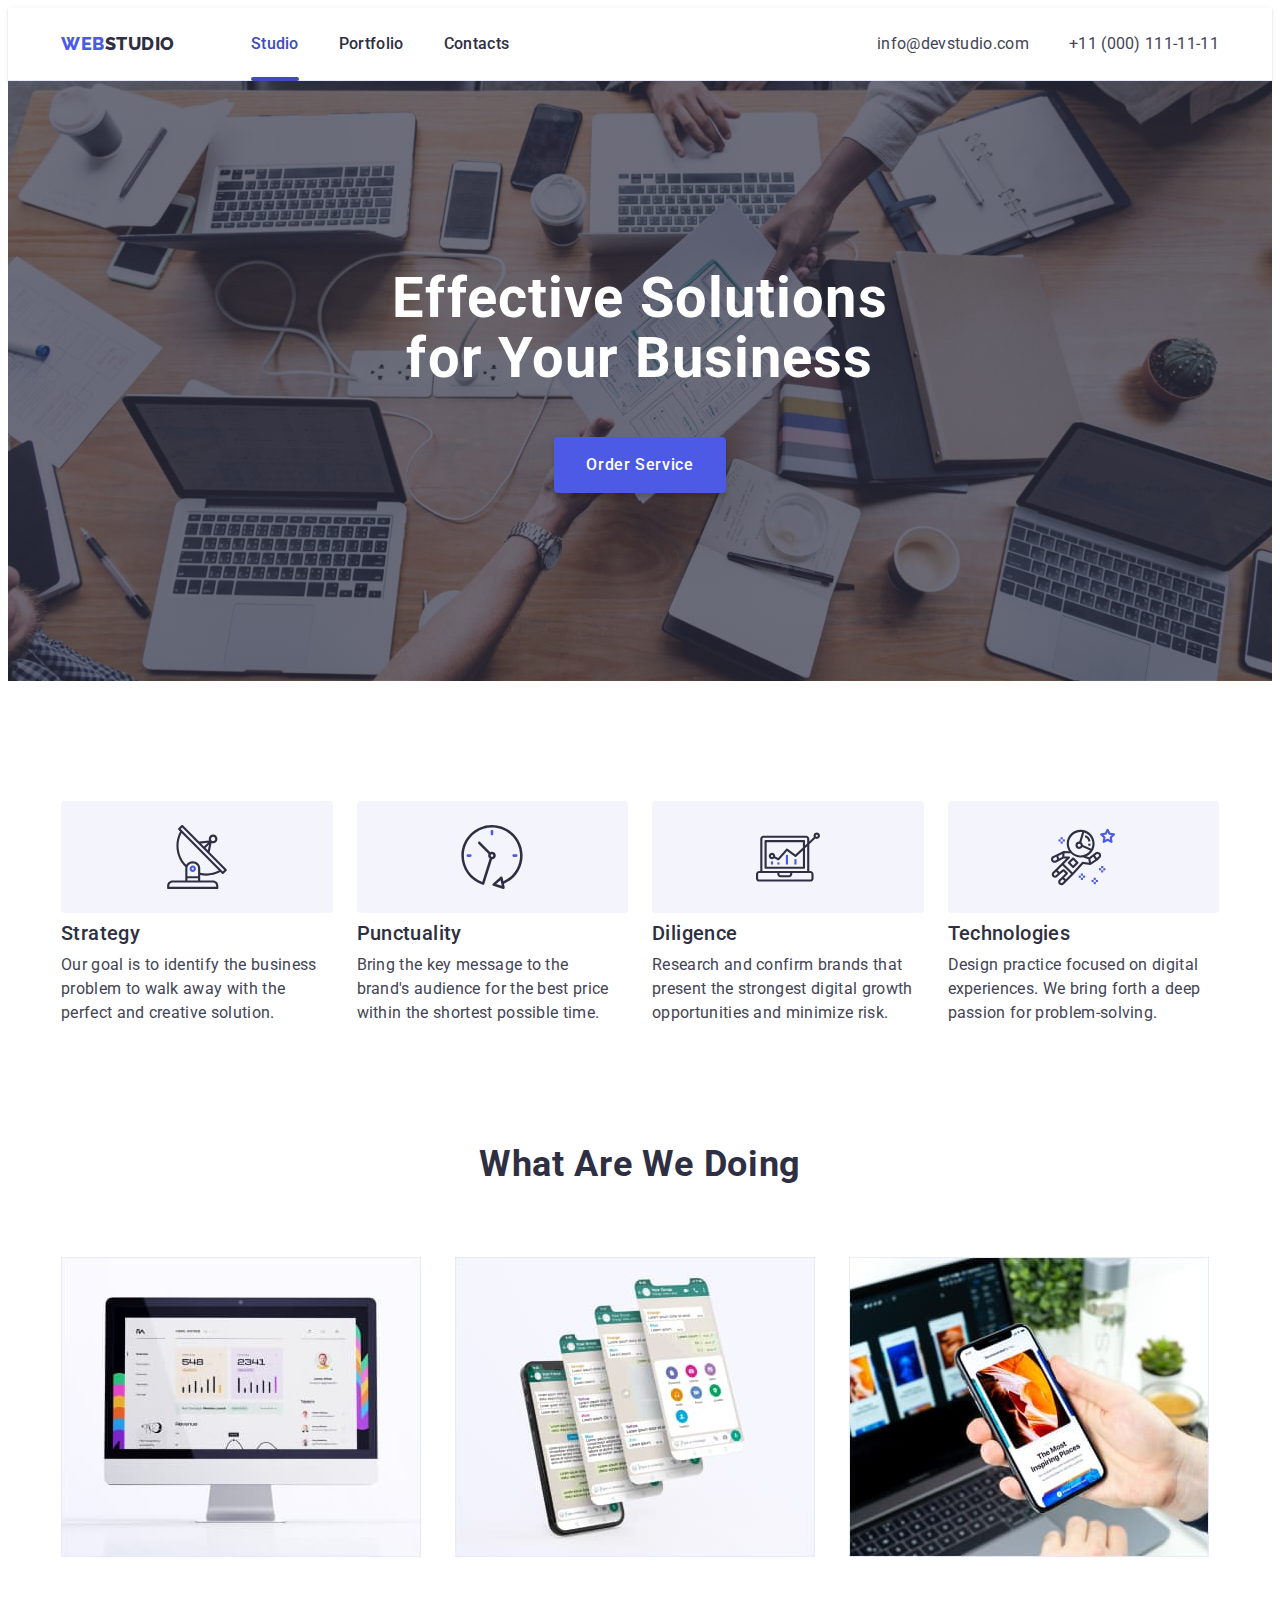
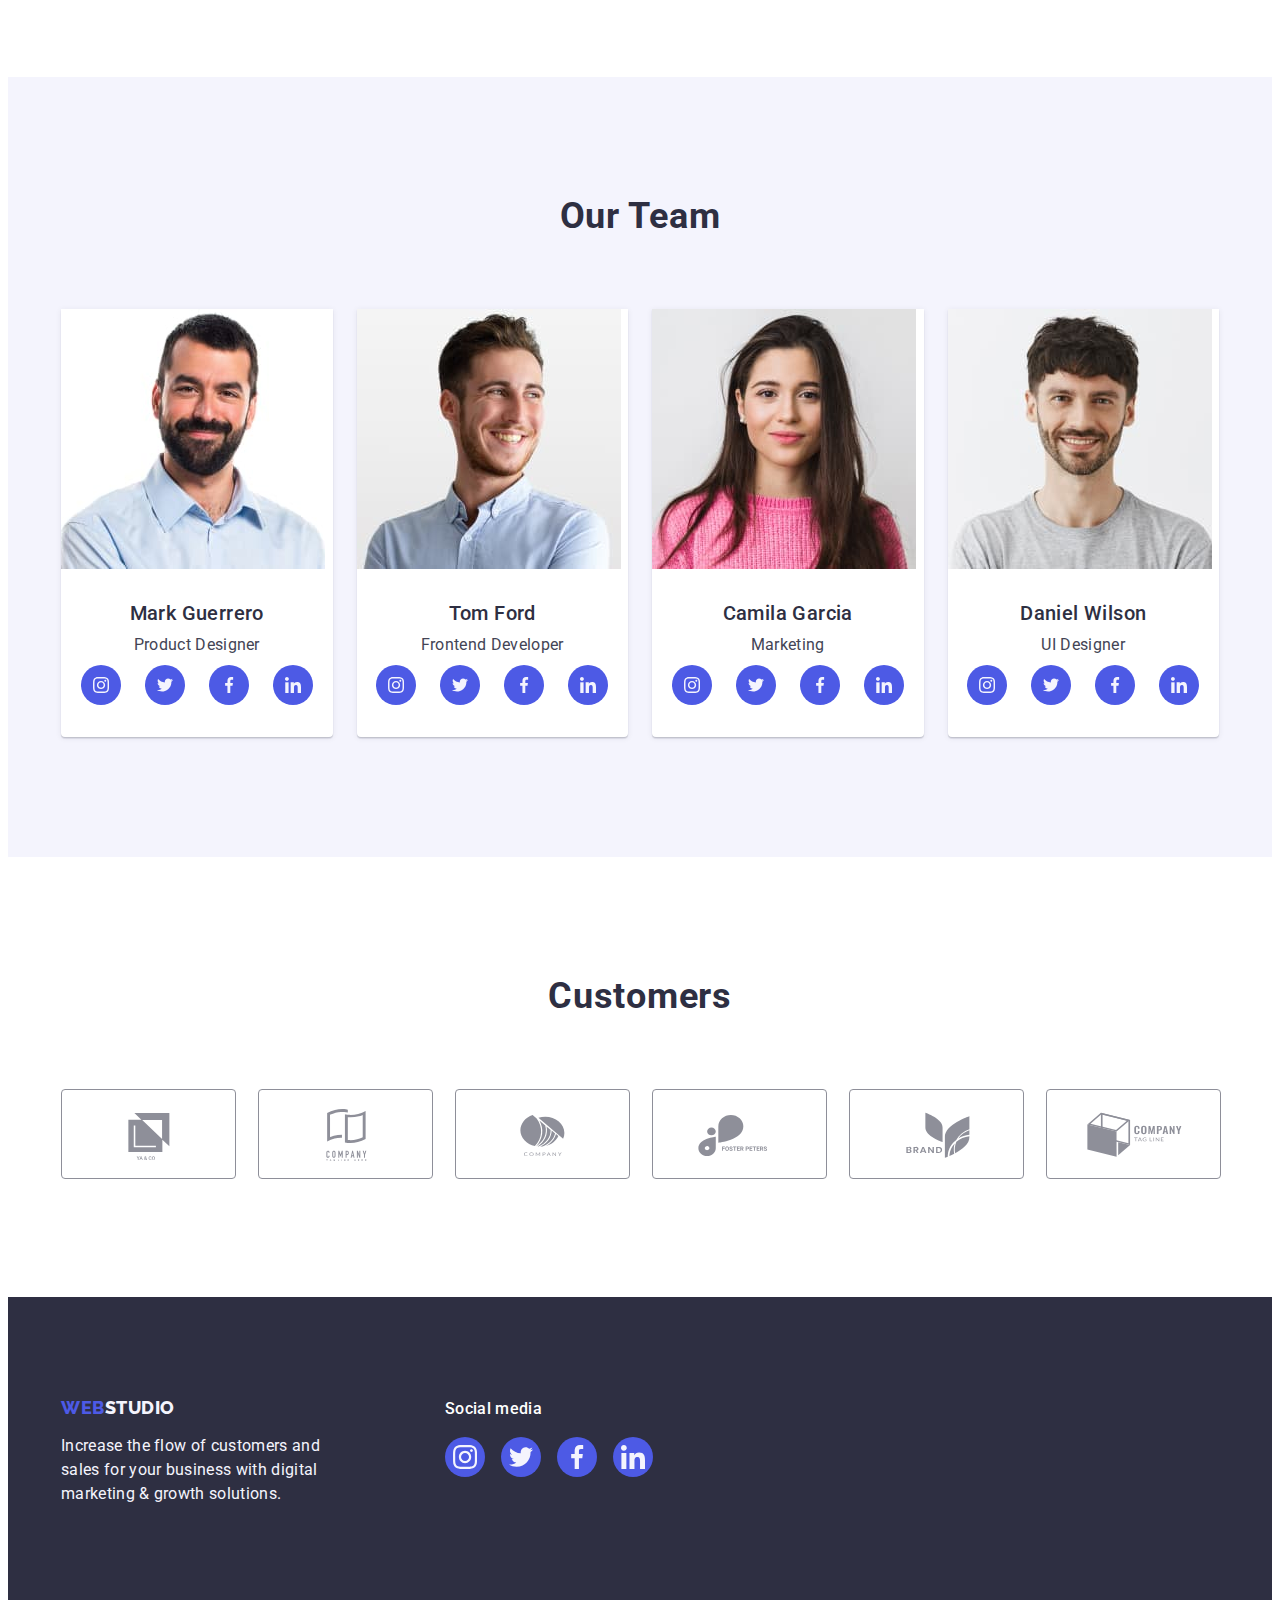
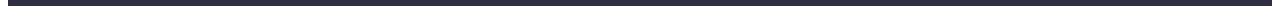
<file: index.html>
<!DOCTYPE html>
<html lang="en">
  <head>
    <meta charset="UTF-8" />
    <meta http-equiv="X-UA-Compatible" content="IE=edge" />
    <meta name="viewport" content="width=device-width, initial-scale=1.0" />
    <title>Web Studio</title>
    <link rel="preconnect" href="https://fonts.googleapis.com" />
    <link rel="preconnect" href="https://fonts.gstatic.com" crossorigin />
    <link
      href="https://fonts.googleapis.com/css2?family=Raleway:wght@800&family=Roboto:wght@400;500;700;900&display=swap"
      rel="stylesheet"
    />
    <link
      rel="stylesheet"
      href="https://cdnjs.cloudflare.com/ajax/libs/modern-normalize/2.0.0/modern-normalize.min.css"
      integrity="sha512-4xo8blKMVCiXpTaLzQSLSw3KFOVPWhm/TRtuPVc4WG6kUgjH6J03IBuG7JZPkcWMxJ5huwaBpOpnwYElP/m6wg=="
      crossorigin="anonymous"
      referrerpolicy="no-referrer"
    />
    <link rel="stylesheet" href="./css/styles.css" />
  </head>

  <body>
    <header class="header">
      <div class="container header-container">
        <nav class="header-nav">
          <a href="./index.html" class="logo link logo-header"
            >Web<span class="studio link">Studio</span>
          </a>
          <ul class="list list-header">
            <li class="elements-header">
              <a href="./index.html" class="header-items link current"
                >Studio</a
              >
            </li>
            <li class="elements-header">
              <a href="./portfolio.html" class="header-items link">Portfolio</a>
            </li>
            <li class="elements-header">
              <a href="" class="header-items link">Contacts</a>
            </li>
          </ul>
        </nav>
        <address class="header-address">
          <ul class="list list-address">
            <li class="elements-header">
              <a href="mailto:info@devstudio.com" class="address-items link"
                >info@devstudio.com</a
              >
            </li>
            <li class="elements-header">
              <a href="tel:+110001111111" class="address-items link"
                >+11 (000) 111-11-11</a
              >
            </li>
          </ul>
        </address>
      </div>
    </header>

    <main>
      <!--Section 1-->
      <section class="section-one">
        <div class="container container-section-one">
          <h1 class="section-one-h-one">
            Effective Solutions for Your Business
          </h1>
          <button class="section-one-button" type="button" data-modal-open>
            Order Service
          </button>
        </div>
      </section>

      <!--Section 2-->
      <section class="section-two">
        <div class="container">
          <h2 hidden class="titles-h-two">Principles</h2>
          <ul class="list list-principles">
            <li class="element-list-principles">
              <div class="principle-form">
                <svg class="principle-item" width="64" height="64">
                  <use href="./images/icons.svg#icon-antenna"></use>
                </svg>
              </div>
              <h3 class="section-two-items section-items">Strategy</h3>
              <p class="section-two-text section-text">
                Our goal is to identify the business problem to walk away with
                the perfect and creative solution.
              </p>
            </li>
            <li class="element-list-principles">
              <div class="principle-form">
                <svg class="principle-item" width="64" height="64">
                  <use href="./images/icons.svg#icon-clock"></use>
                </svg>
              </div>
              <h3 class="section-two-items section-items">Punctuality</h3>
              <p class="section-two-text section-text">
                Bring the key message to the brand's audience for the best price
                within the shortest possible time.
              </p>
            </li>
            <li class="element-list-principles">
              <div class="principle-form">
                <svg class="principle-item" width="64" height="64">
                  <use href="./images/icons.svg#icon-diagram"></use>
                </svg>
              </div>
              <h3 class="section-two-items section-items">Diligence</h3>
              <p class="section-two-text section-text">
                Research and confirm brands that present the strongest digital
                growth opportunities and minimize risk.
              </p>
            </li>
            <li class="element-list-principles">
              <div class="principle-form">
                <svg class="principle-item" width="64" height="64">
                  <use href="./images/icons.svg#icon-astronaut"></use>
                </svg>
              </div>
              <h3 class="section-two-items section-items">Technologies</h3>
              <p class="section-two-text section-text">
                Design practice focused on digital experiences. We bring forth a
                deep passion for problem-solving.
              </p>
            </li>
          </ul>
        </div>
      </section>

      <!--Section 3-->
      <section class="section-three">
        <div class="container">
          <h2 class="titles-h-two">What are we doing</h2>
          <ul class="list list-section-three">
            <li class="element-section-three">
              <img
                src="./images/img-computer.jpg"
                alt="Computer interface"
                width="360"
                height="300"
                class="section-three-photos"
              />
            </li>
            <li class="element-section-three">
              <img
                src="./images/img-phones.jpg"
                alt="3 Phones"
                width="360"
                height="300"
                class="section-three-photos"
              />
            </li>
            <li class="element-section-three">
              <img
                src="./images/img-computer-phone.jpg"
                alt="Computer and phone"
                width="360"
                height="300"
                class="section-three-photos"
              />
            </li>
          </ul>
        </div>
      </section>

      <!--Section 4-->
      <section class="section-four">
        <div class="container">
          <h2 class="titles-h-two">Our Team</h2>
          <ul class="list list-four-cardsbackground">
            <li class="section-four-cardsbackground">
              <img
                src="./images/img-Mark-Guerrero.jpg"
                alt="Mark Guerrero"
                width="264"
                height="260"
                class="section-four-photos"
              />
              <div class="info-team-member">
                <h3 class="section-four-items section-items">Mark Guerrero</h3>
                <p class="section-four-text section-text">Product Designer</p>
                <ul class="list-icons-team-member list">
                  <li class="icon-team-member">
                    <a
                      href=""
                      class="soc-icon-link link"
                      target="_blank"
                      rel="noopener noreferrer nofollow"
                    >
                      <svg class="soc-icon-item" width="16" height="16">
                        <use href="./images/icons.svg#icon-instagram"></use>
                      </svg>
                    </a>
                  </li>
                  <li class="icon-team-member">
                    <a
                      href=""
                      class="soc-icon-link link"
                      target="_blank"
                      rel="noopener noreferrer nofollow"
                    >
                      <svg class="soc-icon-item" width="16" height="16">
                        <use href="./images/icons.svg#icon-twitter"></use>
                      </svg>
                    </a>
                  </li>
                  <li class="icon-team-member">
                    <a
                      href=""
                      class="soc-icon-link link"
                      target="_blank"
                      rel="noopener noreferrer nofollow"
                    >
                      <svg class="soc-icon-item" width="16" height="16">
                        <use href="./images/icons.svg#icon-facebook"></use>
                      </svg>
                    </a>
                  </li>
                  <li class="icon-team-member">
                    <a
                      href=""
                      class="soc-icon-link link"
                      target="_blank"
                      rel="noopener noreferrer nofollow"
                    >
                      <svg class="soc-icon-item" width="16" height="16">
                        <use href="./images/icons.svg#icon-linkedin"></use>
                      </svg>
                    </a>
                  </li>
                </ul>
              </div>
            </li>
            <li class="section-four-cardsbackground">
              <img
                src="./images/img-Tom-Ford.jpg"
                alt="Tom Ford"
                width="264"
                height="260"
                class="section-four-photos"
              />
              <div class="info-team-member">
                <h3 class="section-four-items section-items">Tom Ford</h3>
                <p class="section-four-text section-text">Frontend Developer</p>
                <ul class="list-icons-team-member list">
                  <li class="icon-team-member">
                    <a
                      href=""
                      class="soc-icon-link link"
                      target="_blank"
                      rel="noopener noreferrer nofollow"
                    >
                      <svg class="soc-icon-item" width="16" height="16">
                        <use href="./images/icons.svg#icon-instagram"></use>
                      </svg>
                    </a>
                  </li>
                  <li class="icon-team-member">
                    <a
                      href=""
                      class="soc-icon-link link"
                      target="_blank"
                      rel="noopener noreferrer nofollow"
                    >
                      <svg class="soc-icon-item" width="16" height="16">
                        <use href="./images/icons.svg#icon-twitter"></use>
                      </svg>
                    </a>
                  </li>
                  <li class="icon-team-member">
                    <a
                      href=""
                      class="soc-icon-link link"
                      target="_blank"
                      rel="noopener noreferrer nofollow"
                    >
                      <svg class="soc-icon-item" width="16" height="16">
                        <use href="./images/icons.svg#icon-facebook"></use>
                      </svg>
                    </a>
                  </li>
                  <li class="icon-team-member">
                    <a
                      href=""
                      class="soc-icon-link link"
                      target="_blank"
                      rel="noopener noreferrer nofollow"
                    >
                      <svg class="soc-icon-item" width="16" height="16">
                        <use href="./images/icons.svg#icon-linkedin"></use>
                      </svg>
                    </a>
                  </li>
                </ul>
              </div>
            </li>
            <li class="section-four-cardsbackground">
              <img
                src="./images/img-Camila-Garcia.jpg"
                alt="Camila Garcia"
                width="264"
                height="260"
                class="section-four-photos"
              />
              <div class="info-team-member">
                <h3 class="section-four-items section-items">Camila Garcia</h3>
                <p class="section-four-text section-text">Marketing</p>
                <ul class="list-icons-team-member list">
                  <li class="icon-team-member">
                    <a
                      href=""
                      class="soc-icon-link link"
                      target="_blank"
                      rel="noopener noreferrer nofollow"
                    >
                      <svg class="soc-icon-item" width="16" height="16">
                        <use href="./images/icons.svg#icon-instagram"></use>
                      </svg>
                    </a>
                  </li>
                  <li class="icon-team-member">
                    <a
                      href=""
                      class="soc-icon-link link"
                      target="_blank"
                      rel="noopener noreferrer nofollow"
                    >
                      <svg class="soc-icon-item" width="16" height="16">
                        <use href="./images/icons.svg#icon-twitter"></use>
                      </svg>
                    </a>
                  </li>
                  <li class="icon-team-member">
                    <a
                      href=""
                      class="soc-icon-link link"
                      target="_blank"
                      rel="noopener noreferrer nofollow"
                    >
                      <svg class="soc-icon-item" width="16" height="16">
                        <use href="./images/icons.svg#icon-facebook"></use>
                      </svg>
                    </a>
                  </li>
                  <li class="icon-team-member">
                    <a
                      href=""
                      class="soc-icon-link link"
                      target="_blank"
                      rel="noopener noreferrer nofollow"
                    >
                      <svg class="soc-icon-item" width="16" height="16">
                        <use href="./images/icons.svg#icon-linkedin"></use>
                      </svg>
                    </a>
                  </li>
                </ul>
              </div>
            </li>
            <li class="section-four-cardsbackground">
              <img
                src="./images/img-Daniel-Wilson.jpg"
                alt="Daniel Wilson"
                width="264"
                height="260"
                class="section-four-photos"
              />
              <div class="info-team-member">
                <h3 class="section-four-items section-items">Daniel Wilson</h3>
                <p class="section-four-text section-text">UI Designer</p>
                <ul class="list-icons-team-member list">
                  <li class="icon-team-member">
                    <a
                      href=""
                      class="soc-icon-link link"
                      target="_blank"
                      rel="noopener noreferrer nofollow"
                    >
                      <svg class="soc-icon-item" width="16" height="16">
                        <use href="./images/icons.svg#icon-instagram"></use>
                      </svg>
                    </a>
                  </li>
                  <li class="icon-team-member">
                    <a
                      href=""
                      class="soc-icon-link link"
                      target="_blank"
                      rel="noopener noreferrer nofollow"
                    >
                      <svg class="soc-icon-item" width="16" height="16">
                        <use href="./images/icons.svg#icon-twitter"></use>
                      </svg>
                    </a>
                  </li>
                  <li class="icon-team-member">
                    <a
                      href=""
                      class="soc-icon-link link"
                      target="_blank"
                      rel="noopener noreferrer nofollow"
                    >
                      <svg class="soc-icon-item" width="16" height="16">
                        <use href="./images/icons.svg#icon-facebook"></use>
                      </svg>
                    </a>
                  </li>
                  <li class="icon-team-member">
                    <a
                      href=""
                      class="soc-icon-link link"
                      target="_blank"
                      rel="noopener noreferrer nofollow"
                    >
                      <svg class="soc-icon-item" width="16" height="16">
                        <use href="./images/icons.svg#icon-linkedin"></use>
                      </svg>
                    </a>
                  </li>
                </ul>
              </div>
            </li>
          </ul>
        </div>
      </section>

      <!--Section 5-->
      <section class="section-five">
        <div class="container">
          <h2 class="titles-h-two">Customers</h2>
          <ul class="customer-list list">
            <li class="icons-customer">
              <a href="" class="customer-link link">
                <svg class="customer-icon" width="104" height="56">
                  <use href="./images/icons.svg#icon-company-yaco"></use>
                </svg>
              </a>
            </li>
            <li class="icons-customer">
              <a href="" class="customer-link link">
                <svg class="customer-icon" width="104" height="56">
                  <use href="./images/icons.svg#icon-company-book"></use>
                </svg>
              </a>
            </li>
            <li class="icons-customer">
              <a href="" class="customer-link link">
                <svg class="customer-icon" width="104" height="56">
                  <use href="./images/icons.svg#icon-company-earth"></use>
                </svg>
              </a>
            </li>
            <li class="icons-customer">
              <a href="" class="customer-link link">
                <svg class="customer-icon" width="104" height="56">
                  <use href="./images/icons.svg#icon-company-foster"></use>
                </svg>
              </a>
            </li>
            <li class="icons-customer">
              <a href="" class="customer-link link">
                <svg class="customer-icon" width="104" height="56">
                  <use href="./images/icons.svg#icon-company-brandleaf"></use>
                </svg>
              </a>
            </li>
            <li class="icons-customer">
              <a href="" class="customer-link link">
                <svg class="customer-icon" width="104" height="56">
                  <use href="./images/icons.svg#icon-company-prism"></use>
                </svg>
              </a>
            </li>
          </ul>
        </div>
      </section>
    </main>

    <footer class="footer">
      <div class="container footer-container">
        <div class="container-logo-info">
          <a href="./index.html" class="logo link footer-logos"
            >Web<span class="studio link footer-logo">Studio</span>
          </a>
          <p class="footer-text section-text">
            Increase the flow of customers and sales for your business with
            digital marketing & growth solutions.
          </p>
        </div>

        <div class="container-social-media">
          <p class="footer-soc-med">Social media</p>
          <ul class="list-icons-social-media list">
            <li class="icon-social-media">
              <a
                href=""
                class="footer-socmed-nav soc-icon-link link"
                target="_blank"
                rel="noopener noreferrer nofollow"
              >
                <svg class="soc-icon-item" width="24" height="24">
                  <use href="./images/icons.svg#icon-instagram"></use>
                </svg>
              </a>
            </li>
            <li class="icon-social-media">
              <a
                href=""
                class="footer-socmed-nav soc-icon-link link"
                target="_blank"
                rel="noopener noreferrer nofollow"
              >
                <svg class="soc-icon-item" width="24" height="24">
                  <use href="./images/icons.svg#icon-twitter"></use>
                </svg>
              </a>
            </li>
            <li class="icon-social-media">
              <a
                href=""
                class="footer-socmed-nav soc-icon-link link"
                target="_blank"
                rel="noopener noreferrer nofollow"
              >
                <svg class="soc-icon-item" width="24" height="24">
                  <use href="./images/icons.svg#icon-facebook"></use>
                </svg>
              </a>
            </li>
            <li class="icon-social-media">
              <a
                href=""
                class="footer-socmed-nav soc-icon-link link"
                target="_blank"
                rel="noopener noreferrer nofollow"
              >
                <svg class="soc-icon-item" width="24" height="24">
                  <use href="./images/icons.svg#icon-linkedin"></use>
                </svg>
              </a>
            </li>
          </ul>
        </div>
      </div>
    </footer>

    <!--Modalwindow-->
    <div class="backdrop is-hidden" data-modal>
      <div class="modal">
        <button type="button" class="modal-close" data-modal-close>
          <svg class="close-back" width="8" height="8">
            <use href="./images/icons.svg#icon-close-black"></use>
          </svg>
        </button>
      </div>
    </div>

    <script src="./js/modal.js"></script>
  </body>
</html>
</file>
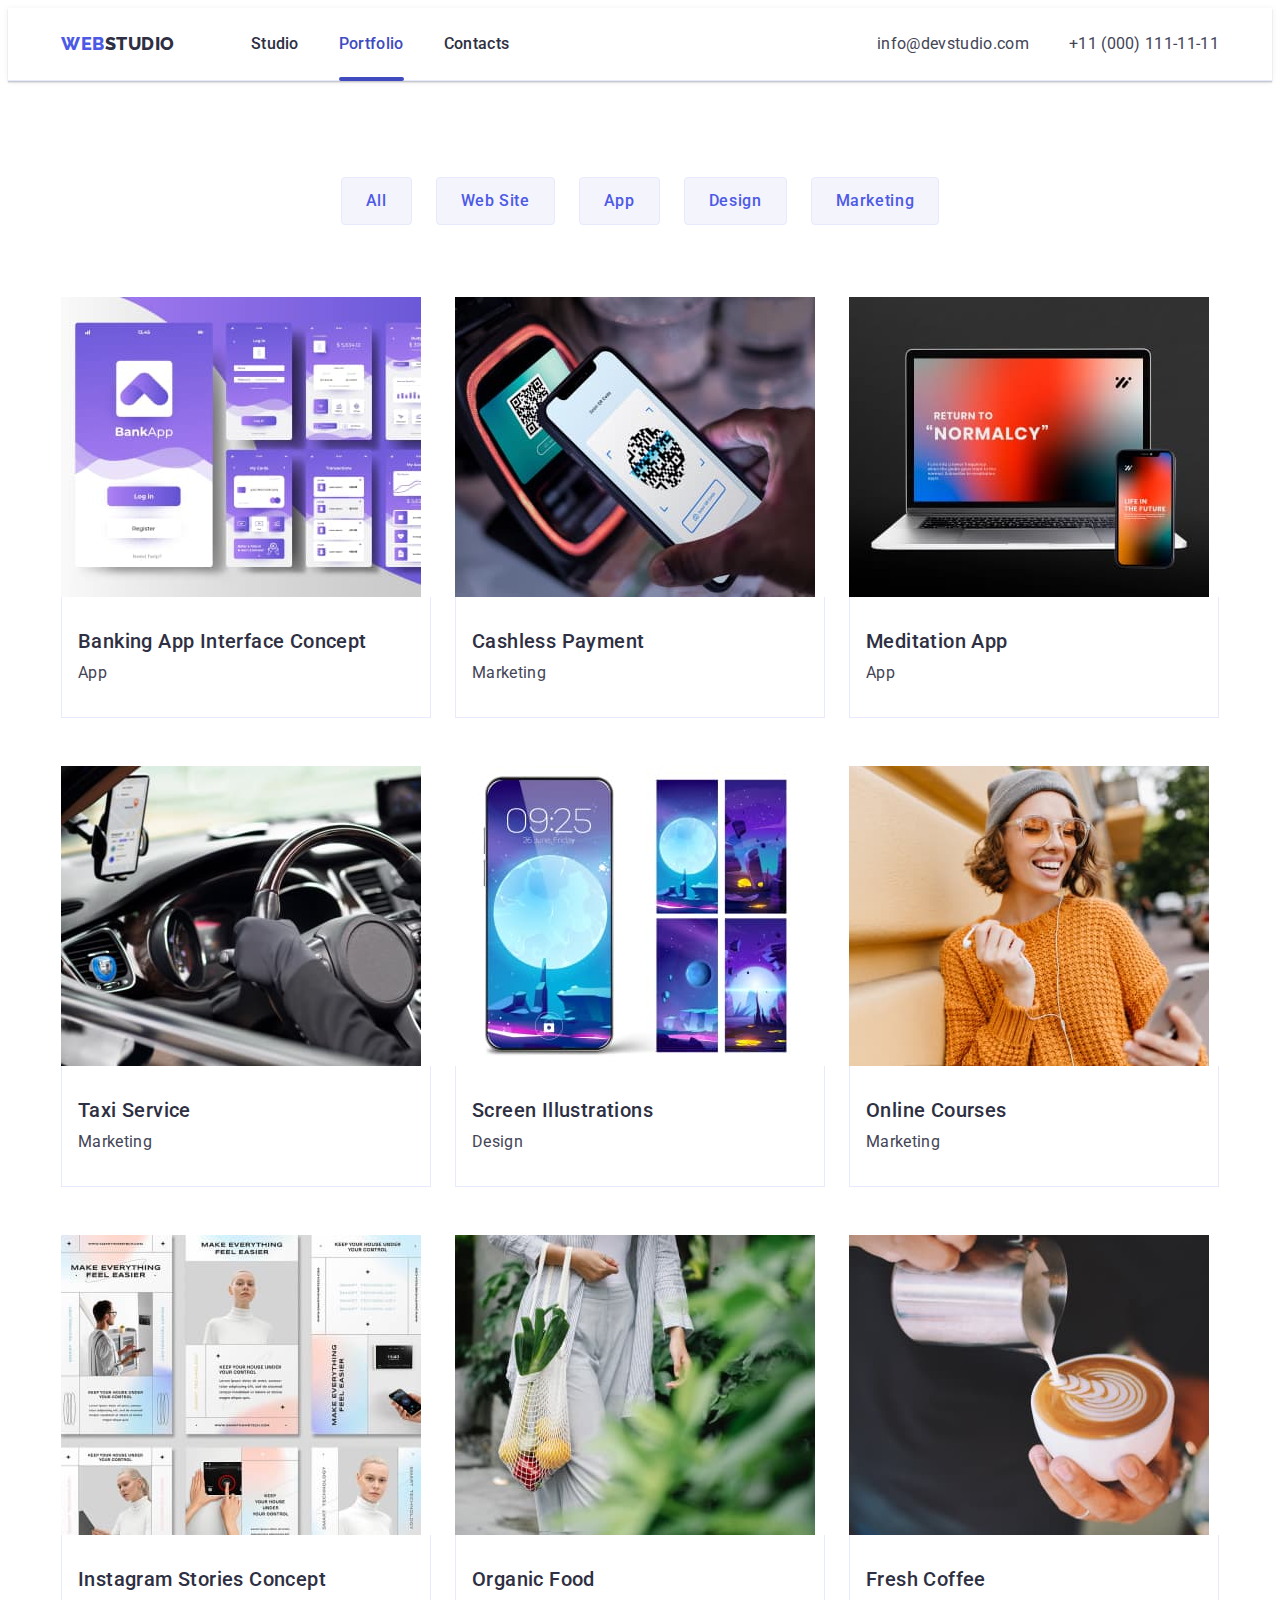
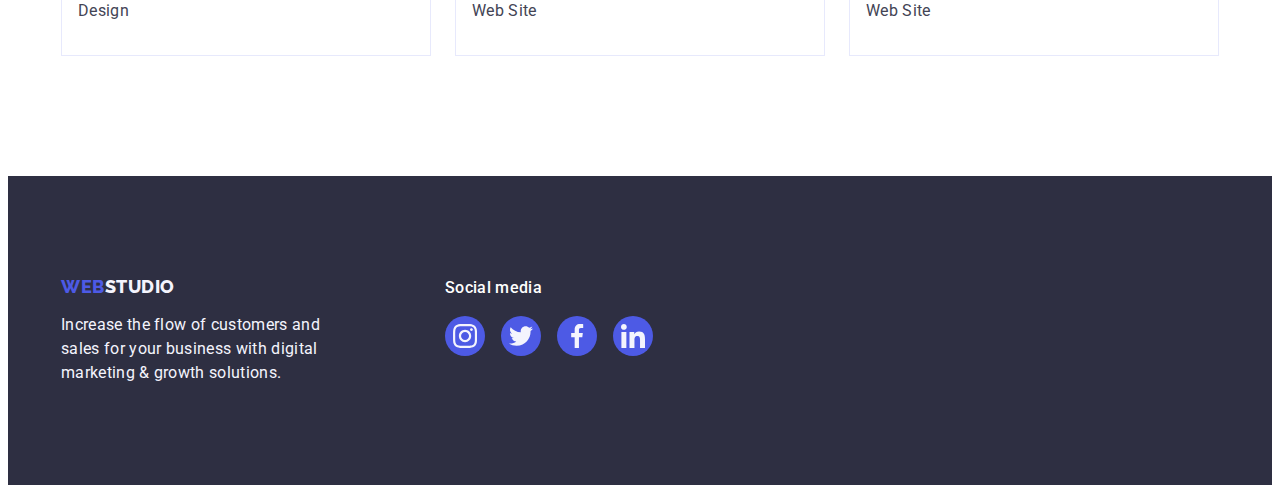
<file: portfolio.html>
<!DOCTYPE html>
<html lang="en">
  <head>
    <meta charset="UTF-8" />
    <meta http-equiv="X-UA-Compatible" content="IE=edge" />
    <meta name="viewport" content="width=device-width, initial-scale=1.0" />
    <title>Web Studio</title>
    <link rel="preconnect" href="https://fonts.googleapis.com" />
    <link rel="preconnect" href="https://fonts.gstatic.com" crossorigin />
    <link
      href="https://fonts.googleapis.com/css2?family=Raleway:wght@800&family=Roboto:wght@400;500;700;900&display=swap"
      rel="stylesheet"
    />
    <link
      rel="stylesheet"
      href="https://cdnjs.cloudflare.com/ajax/libs/modern-normalize/2.0.0/modern-normalize.min.css"
      integrity="sha512-4xo8blKMVCiXpTaLzQSLSw3KFOVPWhm/TRtuPVc4WG6kUgjH6J03IBuG7JZPkcWMxJ5huwaBpOpnwYElP/m6wg=="
      crossorigin="anonymous"
      referrerpolicy="no-referrer"
    />
    <link rel="stylesheet" href="./css/styles.css" />
  </head>

  <body>
    <header class="header">
      <div class="container header-container">
        <nav class="header-nav">
          <a href="./index.html" class="logo link logo-header"
            >Web<span class="studio link">Studio</span>
          </a>
          <ul class="list list-header">
            <li class="elements-header">
              <a href="./index.html" class="header-items link">Studio</a>
            </li>
            <li class="elements-header">
              <a href="./portfolio.html" class="header-items link current"
                >Portfolio</a
              >
            </li>
            <li class="elements-header">
              <a href="" class="header-items link">Contacts</a>
            </li>
          </ul>
        </nav>
        <address class="header-address">
          <ul class="list list-address">
            <li class="elements-header">
              <a href="mailto:info@devstudio.com" class="address-items link"
                >info@devstudio.com</a
              >
            </li>
            <li class="elements-header">
              <a href="tel:+110001111111" class="address-items link"
                >+11 (000) 111-11-11</a
              >
            </li>
          </ul>
        </address>
      </div>
    </header>

    <main>
      <section class="section-five-buttons">
        <div class="container">
          <h1 hidden>Portfolio</h1>
          <ul class="list list-five-buttons">
            <li>
              <button type="button" class="button-items button">All</button>
            </li>
            <li>
              <button type="button" class="button-items button">
                Web Site
              </button>
            </li>
            <li>
              <button type="button" class="button-items button">App</button>
            </li>
            <li>
              <button type="button" class="button-items button">Design</button>
            </li>
            <li>
              <button type="button" class="button-items button">
                Marketing
              </button>
            </li>
          </ul>

          <ul class="list list-portfolio-card">
            <li class="portfolio-cardsbackground">
              <a href="" class="link cardslink">
                <div class="cards-photos-cover-text">
                  <img
                    src="./images/img-banking-app-interface-concept.jpg"
                    alt="Banking App Interface Concept"
                    width="360"
                    height="300"
                    class="portfolio-photos"
                  />
                  <p class="portfolio-cover-text">
                    14 Stylish and User-Friendly App Design Concepts · Task
                    Manager App · Calorie Tracker App · Exotic Fruit Ecommerce
                    App · Cloud Storage App
                  </p>
                </div>
                <div class="container-potfolio-cards">
                  <h2 class="portfolio-items section-items">
                    Banking App Interface Concept
                  </h2>
                  <p class="portfolio-text section-text">App</p>
                </div>
              </a>
            </li>
            <li class="portfolio-cardsbackground">
              <a href="" class="link cardslink">
                <div class="cards-photos-cover-text">
                  <img
                    src="./images/img-cashless-payment.jpg"
                    alt="Cashless Payment"
                    width="360"
                    height="300"
                    class="portfolio-photos"
                  />
                  <p class="portfolio-cover-text">
                    14 Stylish and User-Friendly App Design Concepts · Task
                    Manager App · Calorie Tracker App · Exotic Fruit Ecommerce
                    App · Cloud Storage App
                  </p>
                </div>
                <div class="container-potfolio-cards">
                  <h2 class="portfolio-items section-items">
                    Cashless Payment
                  </h2>
                  <p class="portfolio-text section-text">Marketing</p>
                </div>
              </a>
            </li>
            <li class="portfolio-cardsbackground">
              <a href="" class="link cardslink">
                <div class="cards-photos-cover-text">
                  <img
                    src="./images/img-meditation-app.jpg"
                    alt="Meditation App"
                    width="360"
                    height="300"
                    class="portfolio-photos"
                  />
                  <p class="portfolio-cover-text">
                    14 Stylish and User-Friendly App Design Concepts · Task
                    Manager App · Calorie Tracker App · Exotic Fruit Ecommerce
                    App · Cloud Storage App
                  </p>
                </div>
                <div class="container-potfolio-cards">
                  <h2 class="portfolio-items section-items">Meditation App</h2>
                  <p class="portfolio-text section-text">App</p>
                </div>
              </a>
            </li>

            <li class="portfolio-cardsbackground">
              <a href="" class="link cardslink">
                <div class="cards-photos-cover-text">
                  <img
                    src="./images/img-taxi-service.jpg"
                    alt="Taxi Service"
                    width="360"
                    height="300"
                    class="portfolio-photos"
                  />
                  <p class="portfolio-cover-text">
                    14 Stylish and User-Friendly App Design Concepts · Task
                    Manager App · Calorie Tracker App · Exotic Fruit Ecommerce
                    App · Cloud Storage App
                  </p>
                </div>
                <div class="container-potfolio-cards">
                  <h2 class="portfolio-items section-items">Taxi Service</h2>
                  <p class="portfolio-text section-text">Marketing</p>
                </div>
              </a>
            </li>
            <li class="portfolio-cardsbackground">
              <a href="" class="link cardslink">
                <div class="cards-photos-cover-text">
                  <img
                    src="./images/img-screen-illustrations.jpg"
                    alt="Screen Illustrations"
                    width="360"
                    height="300"
                    class="portfolio-photos"
                  />
                  <p class="portfolio-cover-text">
                    14 Stylish and User-Friendly App Design Concepts · Task
                    Manager App · Calorie Tracker App · Exotic Fruit Ecommerce
                    App · Cloud Storage App
                  </p>
                </div>
                <div class="container-potfolio-cards">
                  <h2 class="portfolio-items section-items">
                    Screen Illustrations
                  </h2>
                  <p class="portfolio-text section-text">Design</p>
                </div>
              </a>
            </li>
            <li class="portfolio-cardsbackground">
              <a href="" class="link cardslink">
                <div class="cards-photos-cover-text">
                  <img
                    src="./images/img-online-courses.jpg"
                    alt="Online Courses"
                    width="360"
                    height="300"
                    class="portfolio-photos"
                  />
                  <p class="portfolio-cover-text">
                    14 Stylish and User-Friendly App Design Concepts · Task
                    Manager App · Calorie Tracker App · Exotic Fruit Ecommerce
                    App · Cloud Storage App
                  </p>
                </div>
                <div class="container-potfolio-cards">
                  <h2 class="portfolio-items section-items">Online Courses</h2>
                  <p class="portfolio-text section-text">Marketing</p>
                </div>
              </a>
            </li>

            <li class="portfolio-cardsbackground">
              <a href="" class="link cardslink">
                <div class="cards-photos-cover-text">
                  <img
                    src="./images/img-instagram-stories-concept.jpg"
                    alt="Instagram Stories Concept"
                    width="360"
                    height="300"
                    class="portfolio-photos"
                  />
                  <p class="portfolio-cover-text">
                    14 Stylish and User-Friendly App Design Concepts · Task
                    Manager App · Calorie Tracker App · Exotic Fruit Ecommerce
                    App · Cloud Storage App
                  </p>
                </div>
                <div class="container-potfolio-cards">
                  <h2 class="portfolio-items section-items">
                    Instagram Stories Concept
                  </h2>
                  <p class="portfolio-text section-text">Design</p>
                </div>
              </a>
            </li>
            <li class="portfolio-cardsbackground">
              <a href="" class="link cardslink">
                <div class="cards-photos-cover-text">
                  <img
                    src="./images/img-organic-food.jpg"
                    alt="Organic Food"
                    width="360"
                    height="300"
                    class="portfolio-photos"
                  />
                  <p class="portfolio-cover-text">
                    14 Stylish and User-Friendly App Design Concepts · Task
                    Manager App · Calorie Tracker App · Exotic Fruit Ecommerce
                    App · Cloud Storage App
                  </p>
                </div>
                <div class="container-potfolio-cards">
                  <h2 class="portfolio-items section-items">Organic Food</h2>
                  <p class="portfolio-text section-text">Web Site</p>
                </div>
              </a>
            </li>
            <li class="portfolio-cardsbackground">
              <a href="" class="link cardslink">
                <div class="cards-photos-cover-text">
                  <img
                    src="./images/img-fresh-coffee.jpg"
                    alt="Fresh Coffee"
                    width="360"
                    height="300"
                    class="portfolio-photos"
                  />
                  <p class="portfolio-cover-text">
                    14 Stylish and User-Friendly App Design Concepts · Task
                    Manager App · Calorie Tracker App · Exotic Fruit Ecommerce
                    App · Cloud Storage App
                  </p>
                </div>
                <div class="container-potfolio-cards">
                  <h2 class="portfolio-items section-items">Fresh Coffee</h2>
                  <p class="portfolio-text section-text">Web Site</p>
                </div>
              </a>
            </li>
          </ul>
        </div>
      </section>
    </main>

    <footer class="footer">
      <div class="container footer-container">
        <div class="container-logo-info">
          <a href="./index.html" class="logo link footer-logos"
            >Web<span class="studio link footer-logo">Studio</span>
          </a>
          <p class="footer-text section-text">
            Increase the flow of customers and sales for your business with
            digital marketing & growth solutions.
          </p>
        </div>

        <div class="container-social-media">
          <p class="footer-soc-med">Social media</p>
          <ul class="list-icons-social-media list">
            <li class="icon-social-media">
              <a
                href=""
                class="footer-socmed-nav soc-icon-link link"
                target="_blank"
                rel="noopener noreferrer nofollow"
              >
                <svg class="soc-icon-item" width="24" height="24">
                  <use href="./images/icons.svg#icon-instagram"></use>
                </svg>
              </a>
            </li>
            <li class="icon-social-media">
              <a
                href=""
                class="footer-socmed-nav soc-icon-link link"
                target="_blank"
                rel="noopener noreferrer nofollow"
              >
                <svg class="soc-icon-item" width="24" height="24">
                  <use href="./images/icons.svg#icon-twitter"></use>
                </svg>
              </a>
            </li>
            <li class="icon-social-media">
              <a
                href=""
                class="footer-socmed-nav soc-icon-link link"
                target="_blank"
                rel="noopener noreferrer nofollow"
              >
                <svg class="soc-icon-item" width="24" height="24">
                  <use href="./images/icons.svg#icon-facebook"></use>
                </svg>
              </a>
            </li>
            <li class="icon-social-media">
              <a
                href=""
                class="footer-socmed-nav soc-icon-link link"
                target="_blank"
                rel="noopener noreferrer nofollow"
              >
                <svg class="soc-icon-item" width="24" height="24">
                  <use href="./images/icons.svg#icon-linkedin"></use>
                </svg>
              </a>
            </li>
          </ul>
        </div>
      </div>
    </footer>
  </body>
</html>
</file>
<file: css/styles.css>
body {
    font-family: "Roboto", sans-serif;
    background-color: var(--background-color);
    color: #434455
}

:root {
    --background-color: #FFFFFF;
    --color-nav-titles: #2E2F42;
    --color-text-address: #434455;
    --color-h1-textbutton: #FFFFFF;
    --color-logo-textbutton: #4D5AE5;
    --color-soc-icons: #4D5AE5;
    --color-header-cardsbackground: #F4F4FD;
    --color-footertext: #F4F4FD;
    --color-buttonbackground: #F4F4FD;
    --color-darkbackground: #2E2F42;
    --color-hoverfocus-elements: #404BBF;
    --color-icons-passive: #8e8f99;
    --color-backdrop-modal: #FCFCFC;
}

p,
h1,
h2,
h3,
h4,
h5,
h6 {
    margin: 0;
}

.container {
    width: 1158px;
    margin: 0 auto;
    padding: 0 15px;
}

.link {
    text-decoration: none;
    transition: color 250ms cubic-bezier(0.4, 0, 0.2, 1);
}

.link:hover,
.link:focus {
    text-decoration: none;
    color: var(--color-hoverfocus-elements);
}

.button:hover,
.button:focus {
    font-family: inherit;
    text-decoration: none;
    background: var(--color-hoverfocus-elements);
    box-shadow: 0px 3px 1px rgba(0, 0, 0, 0.1), 0px 2px 1px rgba(0, 0, 0, 0.08), 0px 2px 2px rgba(0, 0, 0, 0.12);
    border-radius: 4px;
    font-weight: 500;
    font-size: 16px;
    line-height: 1.5;
    display: flex;
    align-items: center;
    text-align: center;
    letter-spacing: 0.04em;
    cursor: pointer;
    color: var(--color-h1-textbutton);
}

img {
    display: block;
}

/**Header**/
.header {
    border-bottom: 1px solid #E7E9FC;
    background-color: var(--background-color);
    box-shadow: 0px 2px 1px rgba(46, 47, 66, 0.08), 0px 1px 1px rgba(46, 47, 66, 0.16), 0px 1px 6px rgba(46, 47, 66, 0.08);
}

.header-container {
    display: flex;

}

.header-nav {
    display: flex;
    align-items: center;
}

.logo {

    font-family: "Raleway", sans-serif;
    font-style: normal;
    font-weight: 800;
    font-size: 18px;
    line-height: 1.17;
    display: flex;
    align-items: center;
    letter-spacing: 0.03em;
    text-transform: uppercase;
    color: var(--color-logo-textbutton);
}

.logo-header {
    margin-right: 76px;
}

.studio {
    font-family: "Raleway", sans-serif;
    font-style: normal;
    font-weight: 800;
    font-size: 18px;
    line-height: 1.17;
    display: flex;
    align-items: center;
    letter-spacing: 0.03em;
    text-transform: uppercase;
    color: var(--color-darkbackground);
}

.list {
    display: flex;
    list-style-type: none;
    margin: 0;
    padding: 0;
}

.list-header,
.list-address {
    gap: 40px;
}

.header-items.current::after {
    content: "";
    position: absolute;
    left: 0;
    bottom: -1px;
    width: 100%;
    height: 4px;
    background-color: var(--color-hoverfocus-elements);
    border-radius: 2px;
}

.header-items:hover::after,
.header-items:focus::after,
.link.current {}

.link.current {
    color: var(--color-hoverfocus-elements);
}

.header-items {
    font-weight: 500;
    font-size: 16px;
    line-height: 1.5;
    display: block;
    padding: 24px 0;
    letter-spacing: 0.02em;
    color: var(--color-nav-titles);
    position: relative;
}

.header-address {
    text-decoration: none;
    list-style: normal;
    font-style: normal;
    margin-left: auto;
}

.address-items {
    font-style: normal;
    font-weight: 400;
    font-size: 16px;
    line-height: 1.5;
    letter-spacing: 0.02em;
    text-decoration: none;
    display: block;
    padding: 24px 0;
    color: var(--color-text-address);
}

/**Main**/

/**Section 1**/
.section-one {
    padding-top: 188px;
    padding-bottom: 188px;
    justify-content: center;
    background-color: var(--color-darkbackground);
    background-image: linear-gradient(rgba(46, 47, 66, 0.7), rgba(46, 47, 66, 0.7)), url(../images/people-office.jpg);
    background-repeat: no-repeat;
    background-position: center;
    background-size: cover;
    max-width: 1440px;
    margin: 0 auto;
}

.container-section-one {
    justify-content: center;

}

.section-one-h-one {
    margin-left: auto;
    margin-right: auto;
    font-size: 56px;
    line-height: 1.07;
    text-align: center;
    max-width: 496px;
    letter-spacing: 0.02em;
    color: var(--color-h1-textbutton);
}

.section-one-button {
    font-family: inherit;
    background: var(--color-logo-textbutton);
    box-shadow: 0px 4px 4px rgba(0, 0, 0, 0.15);
    border-radius: 4px;
    font-weight: 500;
    font-size: 16px;
    line-height: 1.5;
    display: block;
    text-align: center;
    align-items: center;
    letter-spacing: 0.04em;
    cursor: pointer;
    color: var(--color-h1-textbutton);
    margin-top: 48px;
    margin-left: auto;
    margin-right: auto;
    padding: 16px 32px;
    min-width: 169px;
    height: 56px;
    left: 636px;
    top: 428px;
    border: none;
    transition: background-color 250ms cubic-bezier(0.4, 0, 0.2, 1);
}

.section-one-button:hover,
.section-one-button:focus {
    background: var(--color-hoverfocus-elements);
}

/**Section 2**/

.section-two {
    padding-top: 120px;
    padding-bottom: 120px;
}

.section-items {
    font-weight: 500;
    font-size: 20px;
    line-height: 1.2;
    letter-spacing: 0.02em;
    color: var(--color-nav-titles);
}

.section-text {
    font-weight: 400;
    font-size: 16px;
    line-height: 1.5;
    letter-spacing: 0.02em;
    color: var(--color-text-address);
}

.titles-h-two {
    font-weight: 700;
    font-size: 36px;
    line-height: 1.11;
    text-align: center;
    letter-spacing: 0.02em;
    text-transform: capitalize;
    color: var(--color-nav-titles);
    margin-bottom: 72px;
}

.list-principles {
    gap: 24px;
    display: flex;
    justify-content: space-between;

}

.element-list-principles {
    width: calc((100% - 72px) / 4);
}

.principle-form {
    height: 112px;
    background: var(--color-buttonbackground);
    display: flex;
    border-radius: 4px;
    align-items: center;
    justify-content: center;
    margin-bottom: 8px;
}

.principle-item {
    display: flex;
    align-items: center;
    justify-content: center;
}

.section-two-items {
    margin-bottom: 8px;
}

.section-two-text {
    width: 264px;
}

/**Section 3**/

.section-three {
    padding-bottom: 120px;
}

.element-section-three {
    width: calc((100% - 48px) / 3);
}

.list-section-three {
    gap: 24px;
}

.section-three-photos {}

/**Section 4**/

.section-four {
    padding-top: 120px;
    padding-bottom: 120px;
    background-color: var(--color-buttonbackground);
}

.list-four-cardsbackground {
    gap: 24px;
    text-align: center;
}

.section-four-cardsbackground {
    width: calc((100% - 72px) / 4);
    background: var(--background-color);
    box-shadow: 0px 1px 6px rgba(46, 47, 66, 0.08), 0px 1px 1px rgba(46, 47, 66, 0.16), 0px 2px 1px rgba(46, 47, 66, 0.08);
    border-radius: 0px 0px 4px 4px;
}

.info-team-member {
    padding: 32px 16px;
}

.section-four-photos {}

.section-four-items {
    margin-bottom: 8px;
}

.section-four-text {
    margin-bottom: 8px;
}

.list-icons-team-member {
    display: flex;
    justify-content: center;
    gap: 24px;
}

.icon-team-member {
    width: 40px;
    height: 40px;
}

.soc-icon-link {
    width: 100%;
    height: 100%;
    background-color: var(--color-soc-icons);
    fill: var(--color-buttonbackground);
    border-radius: 50%;
    display: flex;
    align-items: center;
    justify-content: center;
    transition: background-color 250ms cubic-bezier(0.4, 0, 0.2, 1);
}


.soc-icon-link:hover,
.soc-icon-link:focus {
    background-color: var(--color-hoverfocus-elements);
}


/*Customers*/

.section-five {
    padding-top: 120px;
    padding-bottom: 120px;
}

.customer-list {
    display: flex;
    gap: 24px;
}

.icons-customer {
    width: calc((100% - 120px) / 6);
    height: 88px;
}

.customer-link {
    width: 100%;
    height: 100%;
    border: 1px solid #8E8F99;
    border-radius: 4px;
    display: flex;
    align-items: center;
    justify-content: center;
    color: var(--color-icons-passive);
    transition: border-color 250ms cubic-bezier(0.4, 0, 0.2, 1), color 250ms cubic-bezier(0.4, 0, 0.2, 1);
}

.customer-link:hover,
.customer-link:focus {
    border-color: var(--color-hoverfocus-elements);
}

.customer-link:hover .customer-icon {
    fill: var(--color-hoverfocus-elements);
}

.customer-icon {

    fill: currentColor;
}

/**Footer**/

.footer {
    padding-top: 100px;
    padding-bottom: 100px;
    background-color: var(--color-darkbackground);

}

.footer-container {
    display: flex;
    align-items: baseline;
}

.container-logo-info {
    margin-right: 120px;
}

.footer-text {
    width: 264px;
    color: var(--color-footertext);
}

.footer-logos {
    margin-bottom: 16px;
    display: inline-block;
}

.footer-logo {
    color: var(--color-footertext);
    display: inline-block;
}

.footer-soc-med {
    font-weight: 500;
    font-size: 16px;
    line-height: 1.5;
    letter-spacing: 0.02em;
    color: var(--color-h1-textbutton);
    margin-bottom: 16px;
}

.soc-icon-item {
    fill: var(--color-footertext);
}

.list-icons-social-media {
    display: flex;
    /*justify-content: center;*/
    gap: 16px;
}

.icon-social-media {
    width: 40px;
    height: 40px;
}

.footer-socmed-nav:hover,
.footer-socmed-nav:focus {
    background-color: #31D0AA;
}

/**Modalwindow**/
.backdrop {
    position: fixed;
    width: 100%;
    height: 100%;
    background-color: rgba(46, 47, 66, 0.4);
    top: 0;
    transition: opacity 250ms cubic-bezier(0.4, 0, 0.2, 1), visibility 250ms cubic-bezier(0.4, 0, 0.2, 1);
}

.is-hidden {
    visibility: hidden;
    opacity: 0;
    pointer-events: none;
}

.backdrop.is-hidden .modal {
    transform: scale(0);
}

.modal {
    position: absolute;
    top: 50%;
    left: 50%;
    width: 408px;
    min-height: 584px;
    border-radius: 4px;
    transition: transform 250ms cubic-bezier(0.4, 0, 0.2, 1);
    ;
    transform: translate(-50%, -50%) scale(1);
    box-shadow: 0px 1px 1px rgba(0, 0, 0, 0.14), 0px 1px 3px rgba(0, 0, 0, 0.12), 0px 2px 1px rgba(0, 0, 0, 0.2);
    background-color: var(--color-backdrop-modal);
}

.modal-close {
    width: 24px;
    height: 24px;
    position: absolute;
    top: 24px;
    right: 24px;
    background: #E7E9FC;
    border: 1px solid rgba(0, 0, 0, 0.1);
    padding: 0;
    cursor: pointer;
    border-radius: 50%;
    display: block;
    margin-left: auto;
    display: flex;
    align-items: center;
    justify-content: center;
    transition: background-color 250ms cubic-bezier(0.4, 0, 0.2, 1),
        border 250ms cubic-bezier(0.4, 0, 0.2, 1);
}

.modal-close:hover,
.modal-close:focus {
    background: #404BBF;
    border: none;
}

.modal-close:hover .close-back,
.modal-close:focus .close-back {
    background: #404BBF;
    fill: #FFFFFF;
}

.close-back {
    fill: currentColor;
    transition: fill 250ms cubic-bezier(0.4, 0, 0.2, 1);
}

/**Portfolio**/
/**List buttons**/

.section-five-buttons {
    padding-top: 96px;
    padding-bottom: 120px;
}

.list-five-buttons {
    justify-content: center;
    gap: 24px;
    margin-bottom: 72px;
}

.button-items {
    background: var(--color-buttonbackground);
    border: 1px solid #E7E9FC;
    border-radius: 4px;
    font-family: inherit;
    font-weight: 500;
    font-size: 16px;
    line-height: 1.5;
    display: flex;
    align-items: center;
    text-align: center;
    letter-spacing: 0.04em;
    min-width: 69px;
    height: 48px;
    padding: 12px 24px;
    color: var(--color-logo-textbutton);
    transition: color 250ms cubic-bezier(0.4, 0, 0.2, 1),
        background-color 250ms cubic-bezier(0.4, 0, 0.2, 1),
        border-color 250ms cubic-bezier(0.4, 0, 0.2, 1),
        box-shadow 250ms cubic-bezier(0.4, 0, 0.2, 1);
}

.button-items:hover,
.button-items:focus {
    border: 1px solid transparent;
}

.list-portfolio-card {
    flex-wrap: wrap;
    gap: 24px;
    row-gap: 48px;
}

.container-potfolio-cards {
    padding: 32px 16px;
    border: 1px solid #e7e9fc;
    border-top: none;
}

.portfolio-cardsbackground {
    width: calc((100% - 48px) / 3);
}

.portfolio-cardsbackground:hover .portfolio-cover-text {
    transform: translateY(0%);
}

.cardslink:focus .portfolio-cover-text {
    transform: translateY(0%);
}

.cardslink {
    display: block;
    transition: box-shadow 250ms cubic-bezier(0.4, 0, 0.2, 1);
}

.cardslink:hover,
.cardslink:focus {
    background: #FFFFFF;
    box-shadow: 0px 1px 6px rgba(46, 47, 66, 0.08), 0px 1px 1px rgba(46, 47, 66, 0.16), 0px 2px 1px rgba(46, 47, 66, 0.08);
}

.cards-photos-cover-text {
    position: relative;
    overflow: hidden;
}

.portfolio-cover-text {
    position: absolute;
    top: 0;
    width: 100%;
    height: 100%;
    padding: 40px 32px;
    font-weight: 400;
    font-size: 16px;
    line-height: 1.5;
    letter-spacing: 0.02em;
    transform: translateY(100%);
    transition: transform 250ms cubic-bezier(0.4, 0, 0.2, 1);
    color: var(--color-buttonbackground);
    background-color: var(--color-logo-textbutton);
}

.portfolio-photos {}

.portfolio-items {
    margin-bottom: 8px;
}

.portfolio-text {}
</file>
